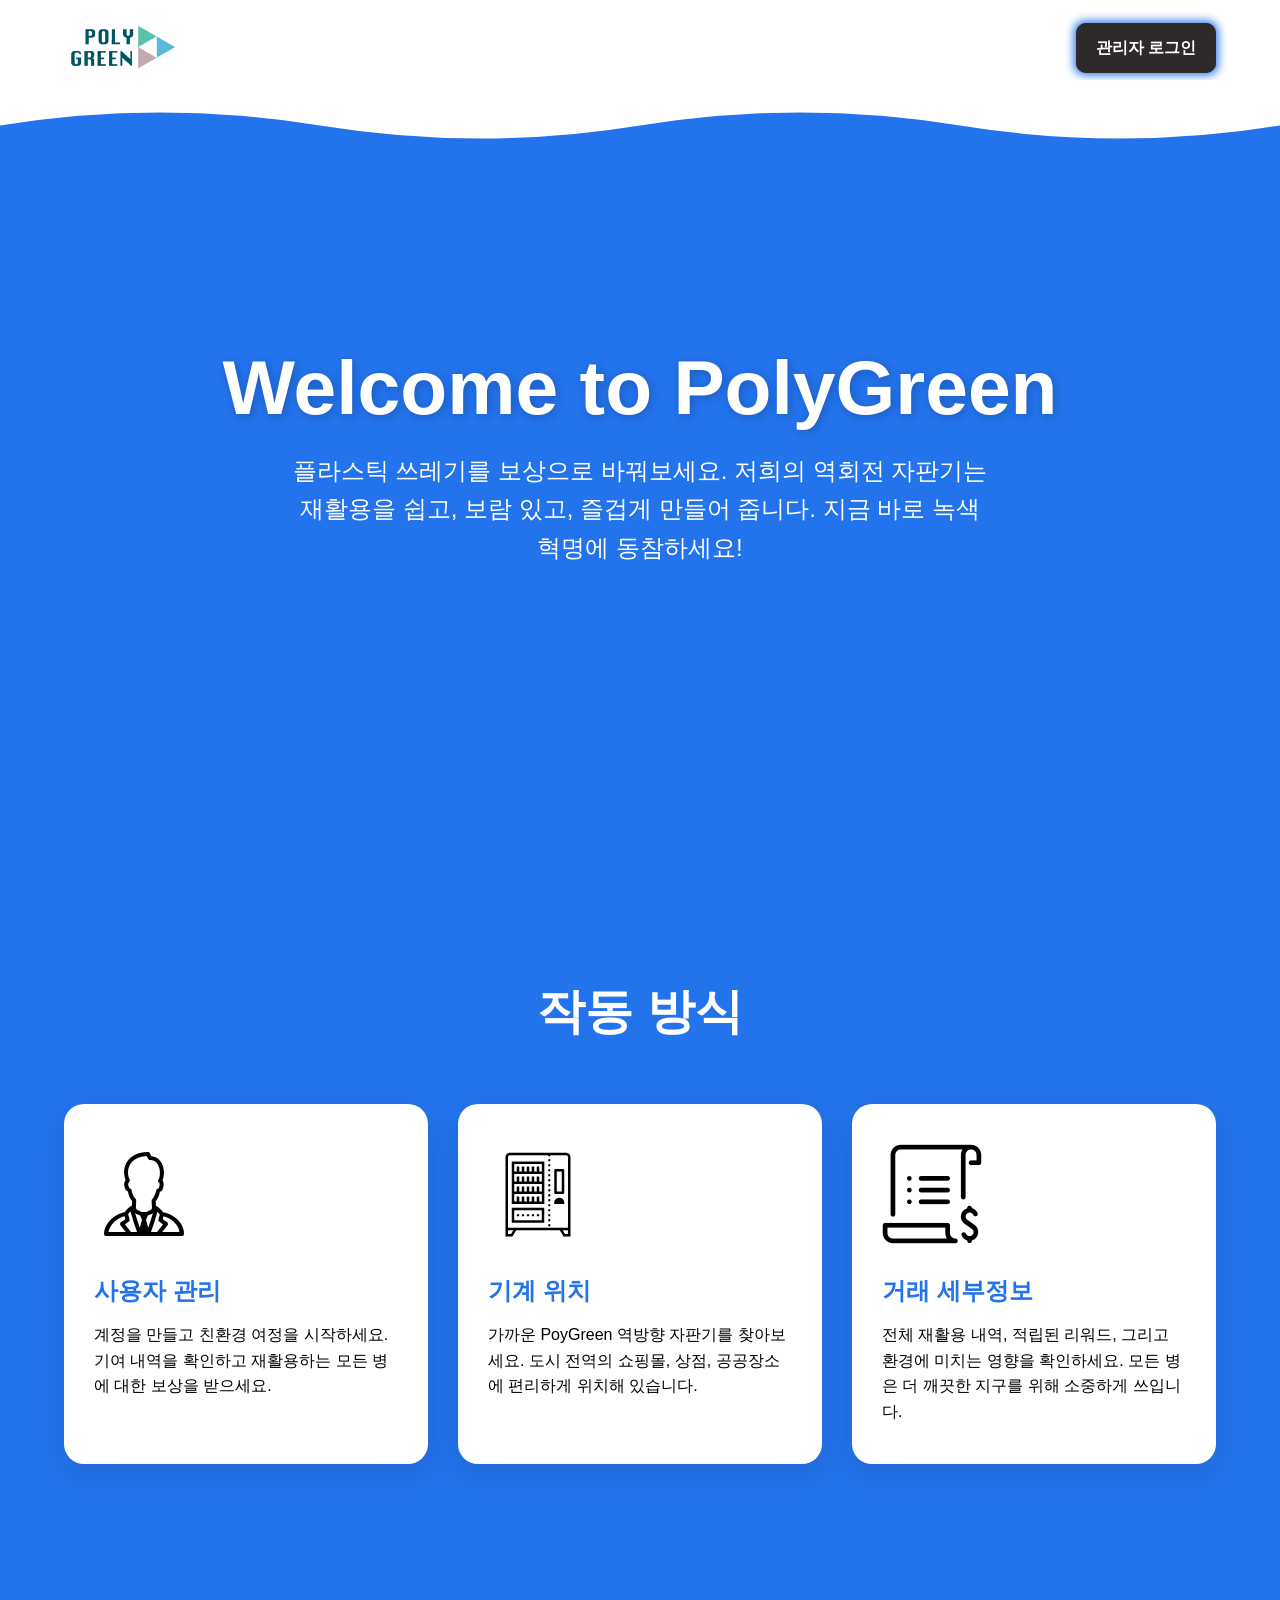
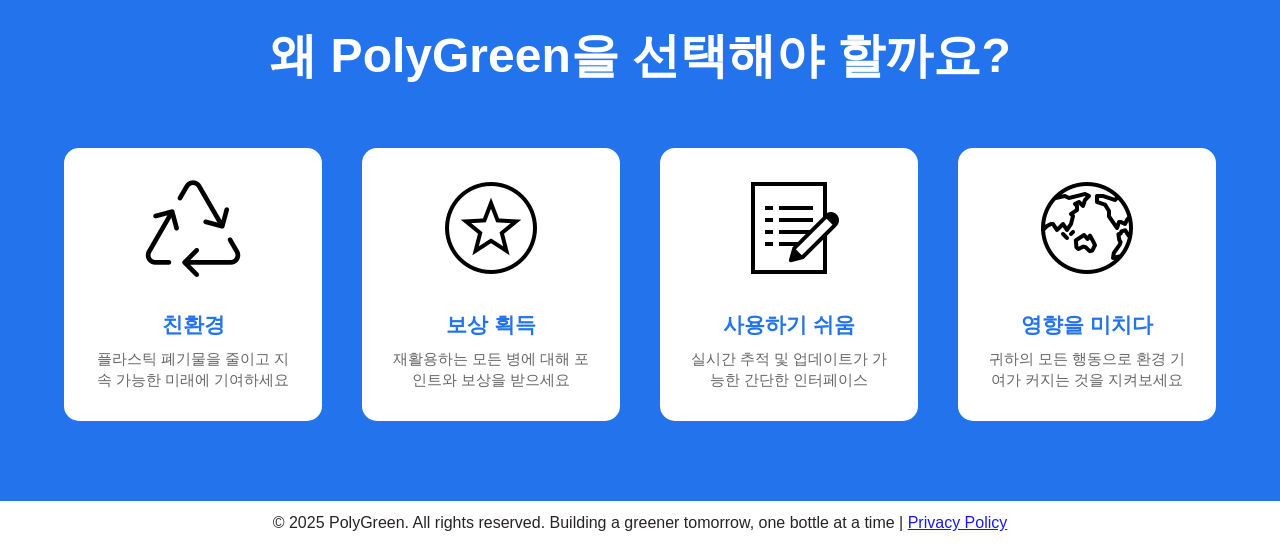
<file: templates/admin/index.html>
<!DOCTYPE html>
<html lang="en">
<head>
    <meta charset="UTF-8">
    <meta name="viewport" content="width=device-width, initial-scale=1.0">
      <link rel="icon" type="image/x-icon" href="{{ url_for('static', filename='logo-1.png') }}">
     <title>PolyGreen</title>
    <style>
        * {
            margin: 0;
            padding: 0;
            box-sizing: border-box;
        }

        body {
            font-family: 'Segoe UI', Tahoma, Geneva, Verdana, sans-serif;
            background-color: #2373EC;
            min-height: 100vh;
            overflow-x: hidden;
            color: #333;
        }

        header {
            position: fixed;
            top: 0;
            left: 0;
            right: 0;
            padding: 20px 5%;
            display: flex;
            justify-content: space-between;
            align-items: center;
            z-index: 1000;
            background: rgb(255, 255, 255);
            backdrop-filter: blur(10px);
            overflow: visible; 
}

/* Wavy bottom border */
            header::after {
                content: "";
                position: absolute;
                top: 80px;
                left: 0;
                width: 100%;
                height: 78px;
                background-image: url("data:image/svg+xml,%3Csvg xmlns='http://www.w3.org/2000/svg' viewBox='0 0 1200 120' preserveAspectRatio='none'%3E%3Cpath d='M0,50 Q150,10 300,50 T600,50 T900,50 T1200,50 L1200,120 L0,120 Z' fill='rgb(255,255,255)'/%3E%3C/svg%3E");
                background-size: 100% 100%;
                background-repeat: no-repeat;
                display: block;
                transform: rotate(180deg);
            }
        .logo {
            width: 120px;
            height: auto;
            transition: transform 0.3s ease;
        }

        .logo:hover {
            transform: scale(1.05);
        }

        /* Admin Button */
        .admin-btn {
            width: 140px;
            height: 50px;
            border: none;
            outline: none;
            color: #ffffff;
            background: #000000;
            cursor: pointer;
            position: relative;
            z-index: 0;
            border-radius: 10px;
            font-size: 16px;
            font-weight: 600;
            text-decoration: none;
            display: inline-flex;
            align-items: center;
            justify-content: center;
            transition: transform 0.3s ease;
        }

        .admin-btn::before {
                    content: '';
            background: linear-gradient(45deg, #2373EC, #2373EC, #2373EC, #2373EC, #2373EC, #2373EC, #2373EC, #2373EC);
            /* background-color: #0066ff; */
            position: absolute;
            top: -2px;
            left: -2px;
            background-size: 400%;
            z-index: -1;    
            filter: blur(5px);
            width: calc(100% + 4px);
            height: calc(100% + 4px);
            animation: glowing 20s linear infinite;
            opacity: 1;
            border-radius: 10px;
        }

        .admin-btn::after {
            z-index: -1;
            content: '';
            position: absolute;
            width: 100%;
            height: 100%;
            background: #2e2a2a;
            left: 0;
            top: 0;
            border-radius: 10px;
        }

        .admin-btn:hover {
            transform: scale(1.05);
        }

        .admin-btn:active {
            color: #000;
        }

        .admin-btn:active::after {
            background: transparent;
        }

        @keyframes glowing {
            0% { background-position: 0 0; }
            50% { background-position: 400% 0; }
            100% { background-position: 0 0; }
        }

        /* Hero Section */
        .hero {
            min-height: 100vh;
            display: flex;
            flex-direction: column;
            justify-content: center;
            align-items: center;
            text-align: center;
            padding: 100px 5% 50px;
            animation: fadeIn 1s ease;
        }

        @keyframes fadeIn {
            from {
                opacity: 0;
                transform: translateY(20px);
            }
            to {
                opacity: 1;
                transform: translateY(0);
            }
        }

        .hero h1 {
            font-size: clamp(2.5rem, 6vw, 5rem);
            font-weight: 700;
            color: #ffffff;
            margin-bottom: 20px;
            text-shadow: 2px 2px 10px rgba(0, 0, 0, 0.2);
            animation: slideDown 0.8s ease;
        }

        @keyframes slideDown {
            from {
                opacity: 0;
                transform: translateY(-50px);
            }
            to {
                opacity: 1;
                transform: translateY(0);
            }
        }

        .hero p {
            font-size: clamp(1.1rem, 2.5vw, 1.5rem);
            color: #ffffff;
            max-width: 700px;
            margin-bottom: 40px;
            line-height: 1.6;
            animation: slideUp 0.8s ease 0.2s backwards;
        }

        @keyframes slideUp {
            from {
                opacity: 0;
                transform: translateY(50px);
            }
            to {
                opacity: 1;
                transform: translateY(0);
            }
        }

        .hero-cta {
            display: flex;
            gap: 20px;
            flex-wrap: wrap;
            justify-content: center;
            animation: slideUp 0.8s ease 0.4s backwards;
        }

        .cta-btn {
            padding: 15px 40px;
            font-size: 18px;
            font-weight: 600;
            border: none;
            border-radius: 50px;
            cursor: pointer;
            transition: all 0.3s ease;
            text-decoration: none;
            display: inline-block;
        }

       

        /* Cards Section */
        .cards-section {
            padding: 80px 5%;
           
        }

        .section-title {
            text-align: center;
            font-size: clamp(2rem, 4vw, 3rem);
            color: #ffffff;
            margin-bottom: 60px;
            font-weight: 700;
        }

        .cards-container {
            display: grid;
            grid-template-columns: repeat(auto-fit, minmax(280px, 1fr));
            gap: 30px;
            max-width: 1200px;
            margin: 0 auto;
        }

        .card {
          
            background-color: rgb(255, 255, 255);
            padding: 40px 30px;
            border-radius: 20px;
            box-shadow: 0 10px 30px rgba(0, 0, 0, 0.1);
            transition: all 0.4s ease;
            opacity: 0;
            transform: translateY(50px);
            backdrop-filter: blur(10px);
        }

        .card.visible {
            opacity: 1;
            transform: translateY(0);
        }

        .card:hover {
            transform: translateY(-10px) scale(1.02);
            box-shadow: 0 15px 40px rgba(0, 0, 0, 0.2);
        }

        .card-icon {
            font-size: 3rem;
            margin-bottom: 20px;
            display: block;
        }

        .card h3 {
            font-size: 1.5rem;
            color: #2373EC;
            margin-bottom: 15px;
            font-weight: 600;
        }

        .card p {
            font-size: 1rem;
                      color: #000;

            line-height: 1.6;
        }

        /* Features Section */
        .features-section {
            padding: 80px 5%;
         
        }

        .features-grid {
            display: grid;
            grid-template-columns: repeat(auto-fit, minmax(250px, 1fr));
            gap: 40px;
            max-width: 1200px;
            margin: 0 auto;
        }

        .feature-card {
            text-align: center;
            padding: 30px;
            background: rgba(255, 255, 255);
            border-radius: 15px;
            transition: all 0.3s ease;
            opacity: 0;
            transform: scale(0.9);
        }

        .feature-card.visible {
            opacity: 1;
            transform: scale(1);
        }

        .feature-card:hover {
            background: white;
            transform: scale(1.05);
        }

        .feature-icon {
            font-size: 3.5rem;
            margin-bottom: 20px;
        }

        .feature-card h4 {
            font-size: 1.3rem;
            color: #2373EC;
            margin-bottom: 10px;
        }

        .feature-card p {
            color: #666;
            font-size: 0.95rem;
        }

        /* Footer */
        footer {
            padding: 1% 1%;
            text-align: center;
            background: rgb(255, 255, 255);
            color: rgb(17, 12, 12);
        }

        footer p {
            font-size: 1rem;
            opacity: 0.9;
        }
  .img-icon{
              height: 100px;
              width: 100px;
            }
        /* Responsive */
        @media (max-width: 768px) {
            header {
                padding: 15px 5%;
            }

            .logo {
                width: 90px;
            }

            .admin-btn {
                padding: 10px 20px;
                font-size: 14px;
            }

            .hero {
                padding: 80px 5% 40px;
            }

            .hero-cta {
                flex-direction: column;
                align-items: center;
            }

            .cta-btn {
                width: 100%;
                max-width: 300px;
            }

            .cards-container {
                grid-template-columns: 1fr;
            }

            .features-grid {
                grid-template-columns: 1fr;
            }
        }

        @media (max-width: 480px) {
            .logo {
                width: 70px;
            }

            .admin-btn {
                padding: 8px 16px;
                font-size: 12px;
            }

            .card {
                padding: 30px 20px;
            }
          
        }
    

    </style>
</head>
<body>
    <header>
        <img src="/static/Poly-green-logo.png" alt="PoyGreen Logo" class="logo">
        <a href="/admin/login" class="admin-btn">관리자 로그인</a>
    </header>

    <section class="hero">
        <h1>Welcome to PolyGreen</h1>
        <p>플라스틱 쓰레기를 보상으로 바꿔보세요. 저희의 역회전 자판기는 재활용을 쉽고, 보람 있고, 즐겁게 만들어 줍니다. 지금 바로 녹색 혁명에 동참하세요!</p>
        <div class="hero-cta">
           
        </div>
    </section>

    <section class="cards-section">
        <h2 class="section-title">작동 방식</h2>
        <div class="cards-container">
            <div class="card">
                <span class="card-icon"><img src="/static/user.png" class="img-icon" alt="user"></span>
                <h3>사용자 관리</h3>
                <p>계정을 만들고 친환경 여정을 시작하세요. 기여 내역을 확인하고 재활용하는 모든 병에 대한 보상을 받으세요.</p>
            </div>
            <div class="card">
                <span class="card-icon"><img src="/static/vending-machine.png"class="img-icon" alt="machine"></span>
                <h3>기계 위치</h3>
                <p>
가까운 PoyGreen 역방향 자판기를 찾아보세요. 도시 전역의 쇼핑몰, 상점, 공공장소에 편리하게 위치해 있습니다.</p>
            </div>
            <div class="card">
                <span class="card-icon"><img src="/static/transaction.png" class="img-icon" alt="transaction"></span>
                <h3>
거래 세부정보</h3>
                <p>전체 재활용 내역, 적립된 리워드, 그리고 환경에 미치는 영향을 확인하세요. 모든 병은 더 깨끗한 지구를 위해 소중하게 쓰입니다.</p>
            </div>
        </div>
    </section>

    <section class="features-section">
        <h2 class="section-title">
왜 PolyGreen을 선택해야 할까요?</h2>
        <div class="features-grid">
            <div class="feature-card">
                <div class="feature-icon"><img src="/static/recycle.png" class="img-icon" alt="point"></div>
                <h4>친환경</h4>
                <p>플라스틱 폐기물을 줄이고 지속 가능한 미래에 기여하세요</p>
            </div>
            <div class="feature-card">
                <div class="feature-icon"><img src="/static/points.png" class="img-icon" alt="point"></div>
                <h4>
보상 획득</h4>
                <p>재활용하는 모든 병에 대해 포인트와 보상을 받으세요</p>
            </div>
            <div class="feature-card">
                <div class="feature-icon"><img src="/static/noted.png" class="img-icon" alt="point"></div>
                <h4>
사용하기 쉬움</h4>
                <p>
실시간 추적 및 업데이트가 가능한 간단한 인터페이스</p>
            </div>
            <div class="feature-card">
                <div class="feature-icon"><img src="/static/earth.png" class="img-icon" alt="point"></div>
                <h4>영향을 미치다</h4>
                <p>
귀하의 모든 행동으로 환경 기여가 커지는 것을 지켜보세요</p>
            </div>
        </div>
    </section>

    <footer>
        <p>&copy; 2025 PolyGreen. All rights reserved. Building a greener tomorrow, one bottle at a time | <a href="/policy">Privacy Policy</a></p>
    </footer>

    <script>
        // Smooth scroll reveal animation
        const observerOptions = {
            threshold: 0.2,
            rootMargin: '0px 0px -50px 0px'
        };

        const observer = new IntersectionObserver((entries) => {
            entries.forEach((entry, index) => {
                if (entry.isIntersecting) {
                    setTimeout(() => {
                        entry.target.classList.add('visible');
                    }, index * 100);
                }
            });
        }, observerOptions);

        // Observe all cards
        document.querySelectorAll('.card').forEach(card => {
            observer.observe(card);
        });

        // Observe feature cards
        document.querySelectorAll('.feature-card').forEach(card => {
            observer.observe(card);
        });
    </script>
</body>
</html>
</file>
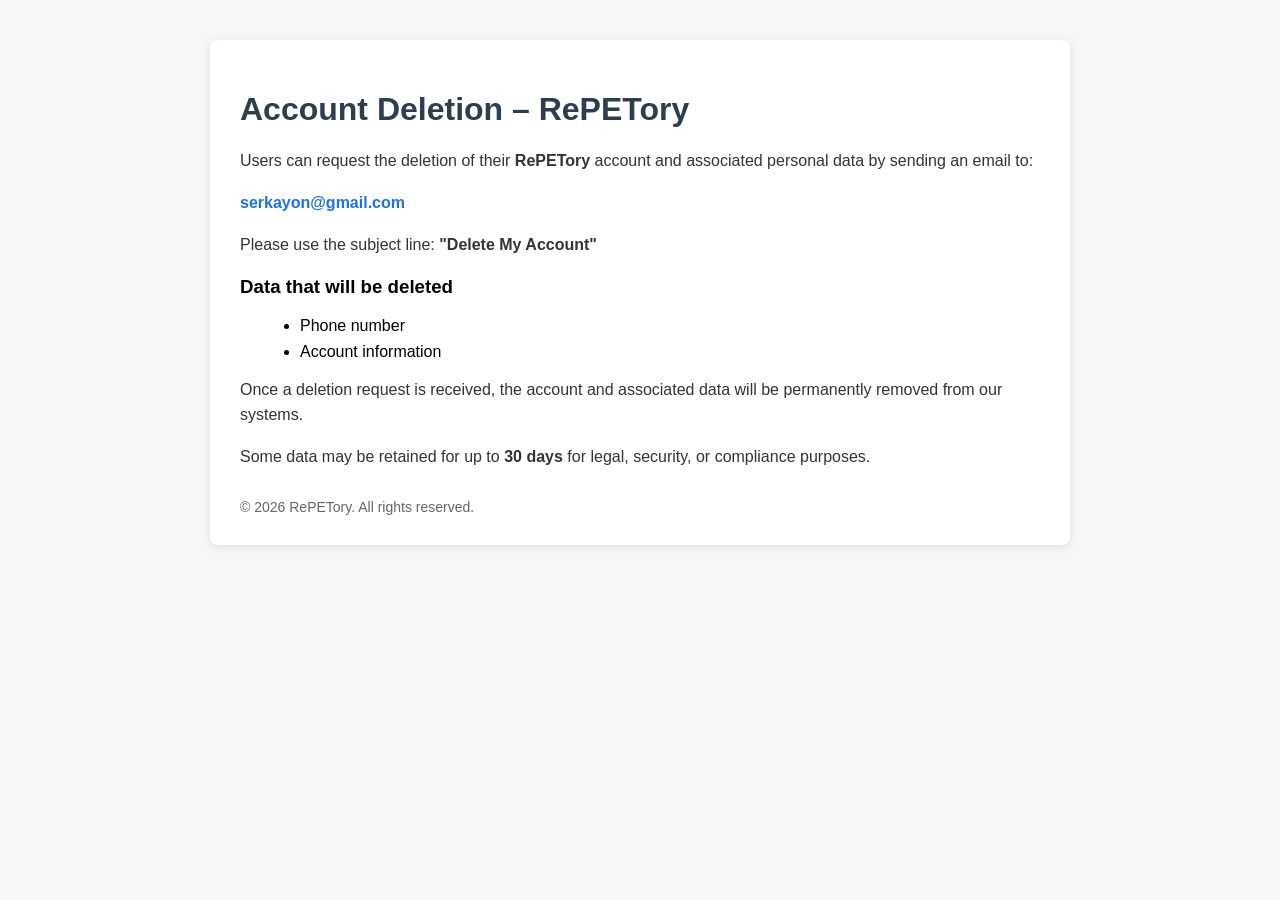
<file: templates/admin/delete_account.html>
<!DOCTYPE html>
<html lang="en">
<head>
    <meta charset="UTF-8">
    <meta name="viewport" content="width=device-width, initial-scale=1.0">
    <title>Account Deletion – RePETory</title>
    <style>
        body {
            font-family: Arial, Helvetica, sans-serif;
            background-color: #f7f7f7;
            margin: 0;
            padding: 0;
        }
        .container {
            max-width: 800px;
            margin: 40px auto;
            background-color: #ffffff;
            padding: 30px;
            border-radius: 8px;
            box-shadow: 0 2px 8px rgba(0, 0, 0, 0.1);
        }
        h1 {
            color: #2c3e50;
            margin-bottom: 20px;
        }
        p {
            color: #333333;
            line-height: 1.6;
        }
        ul {
            margin-left: 20px;
        }
        li {
            margin-bottom: 8px;
        }
        .email {
            font-weight: bold;
            color: #1a73e8;
        }
        .footer {
            margin-top: 30px;
            font-size: 14px;
            color: #666666;
        }
    </style>
</head>
<body>

    <div class="container">
        <h1>Account Deletion – RePETory</h1>

        <p>
            Users can request the deletion of their <strong>RePETory</strong> account and associated
            personal data by sending an email to:
        </p>

        <p class="email">
            serkayon@gmail.com
        </p>

        <p>
            Please use the subject line:
            <strong>"Delete My Account"</strong>
        </p>

        <h3>Data that will be deleted</h3>
        <ul>
            <li>Phone number</li>
            <li>Account information</li>
        </ul>

        <p>
            Once a deletion request is received, the account and associated data will be permanently
            removed from our systems.
        </p>

        <p>
            Some data may be retained for up to <strong>30 days</strong> for legal, security, or
            compliance purposes.
        </p>

        <div class="footer">
            © 2026 RePETory. All rights reserved.
        </div>
    </div>

</body>
</html>
</file>
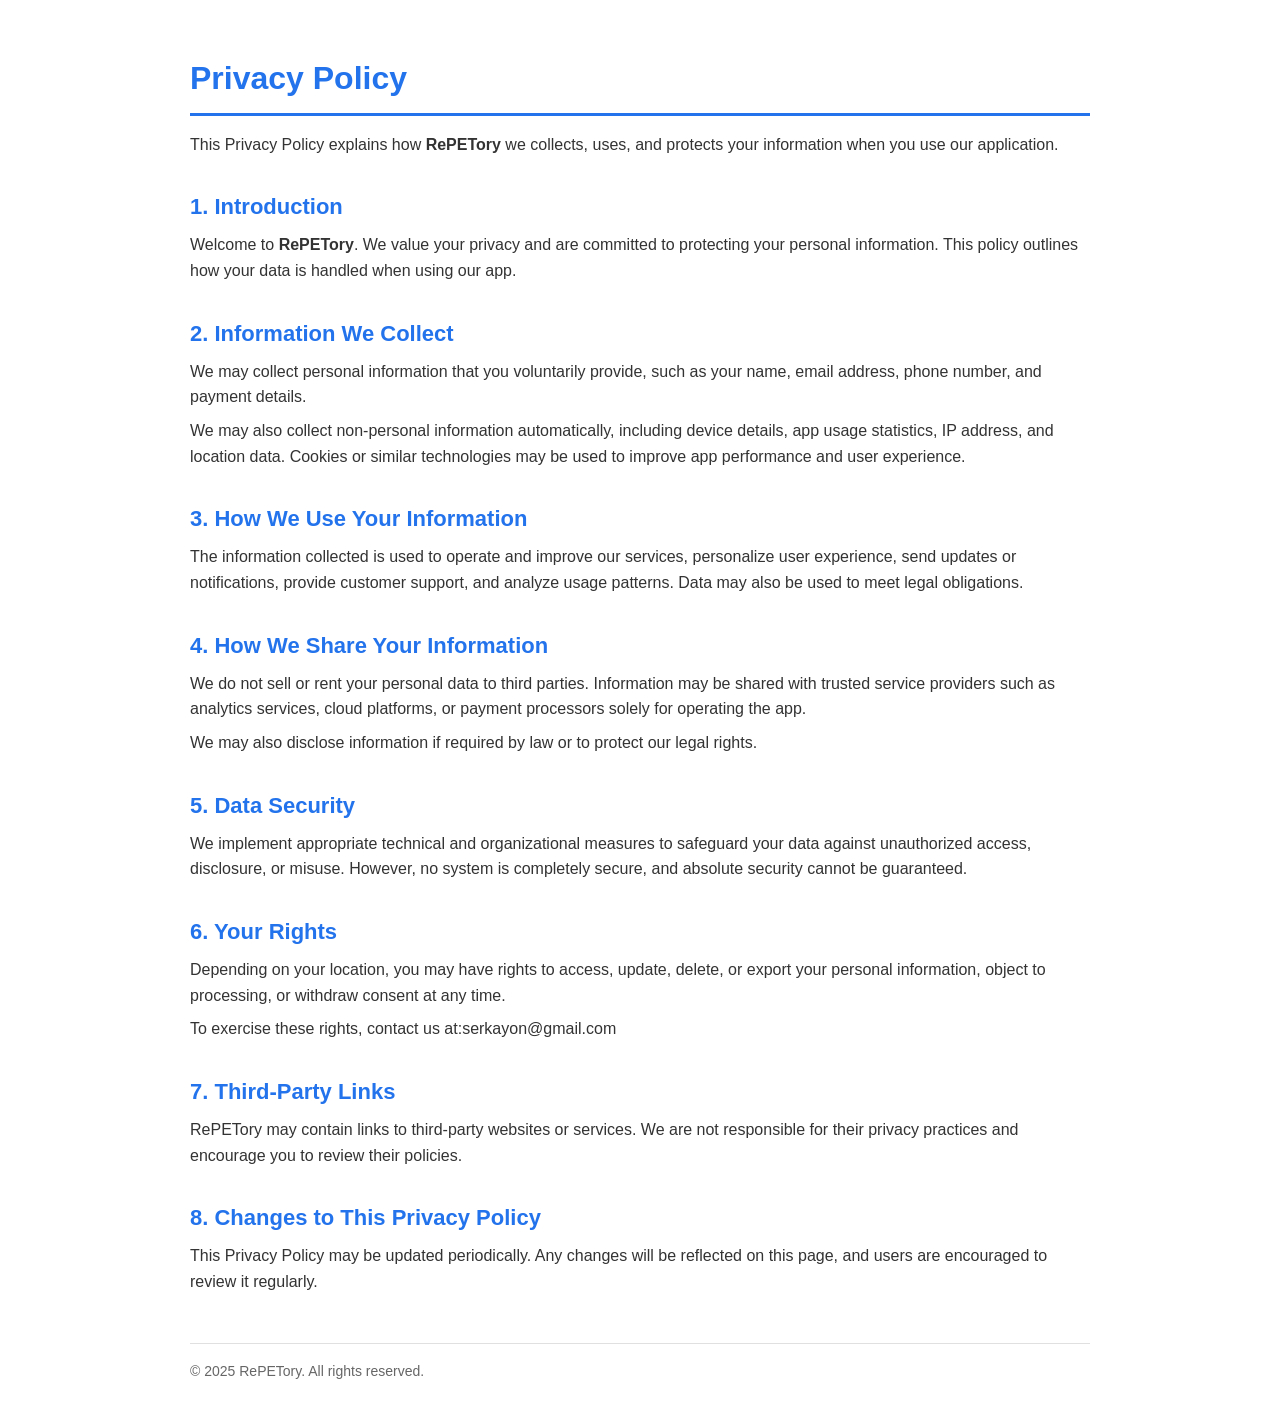
<file: templates/admin/policy.html>
<!DOCTYPE html>
<html lang="en">
<head>
  <meta charset="UTF-8">
  <title>Privacy Policy - RePETory</title>
  <meta name="viewport" content="width=device-width, initial-scale=1.0">

  <style>
    body {
      margin: 0;
      padding: 0;
      font-family: Arial, Helvetica, sans-serif;
      background-color: #ffffff;
      color: #333333;
      line-height: 1.6;
    }

    .container {
      max-width: 900px;
      margin: 0 auto;
      padding: 32px 20px;
    }

    h1 {
      color: #2373EC;
      font-size: 32px;
      margin-bottom: 16px;
      border-bottom: 3px solid #2373EC;
      padding-bottom: 8px;
    }

    h2 {
      color: #2373EC;
      font-size: 22px;
      margin-top: 32px;
      margin-bottom: 8px;
    }

    p {
      font-size: 16px;
      margin: 8px 0;
    }

    footer {
      margin-top: 48px;
      padding-top: 16px;
      border-top: 1px solid #e0e0e0;
      font-size: 14px;
      color: #666666;
    }

    a {
      color: #2373EC;
      text-decoration: none;
    }

    a:hover {
      text-decoration: underline;
    }
  </style>
</head>

<body>
  <div class="container">

    <h1>Privacy Policy</h1>

    <p>
      This Privacy Policy explains how <strong>RePETory</strong> we
      collects, uses, and protects your information when you use our application.
    </p>

    <h2>1. Introduction</h2>
    <p>
      Welcome to <strong>RePETory</strong>. We value your privacy and are committed to
      protecting your personal information. This policy outlines how your data is
      handled when using our app.
    </p>

    <h2>2. Information We Collect</h2>
    <p>
      We may collect personal information that you voluntarily provide, such as your
      name, email address, phone number, and payment details.
    </p>
    <p>
      We may also collect non-personal information automatically, including device
      details, app usage statistics, IP address, and location data. Cookies or similar
      technologies may be used to improve app performance and user experience.
    </p>

    <h2>3. How We Use Your Information</h2>
    <p>
      The information collected is used to operate and improve our services, personalize
      user experience, send updates or notifications, provide customer support, and
      analyze usage patterns. Data may also be used to meet legal obligations.
    </p>

    <h2>4. How We Share Your Information</h2>
    <p>
      We do not sell or rent your personal data to third parties. Information may be
      shared with trusted service providers such as analytics services, cloud platforms,
      or payment processors solely for operating the app.
    </p>
    <p>
      We may also disclose information if required by law or to protect our legal rights.
    </p>

    <h2>5. Data Security</h2>
    <p>
      We implement appropriate technical and organizational measures to safeguard your
      data against unauthorized access, disclosure, or misuse. However, no system is
      completely secure, and absolute security cannot be guaranteed.
    </p>

    <h2>6. Your Rights</h2>
    <p>
      Depending on your location, you may have rights to access, update, delete, or export
      your personal information, object to processing, or withdraw consent at any time.
    </p>
    <p>
      To exercise these rights, contact us at:serkayon@gmail.com
      <strong></strong>
    </p>

    <h2>7. Third-Party Links</h2>
    <p>
      RePETory may contain links to third-party websites or services. We are not
      responsible for their privacy practices and encourage you to review their policies.
    </p>

    <h2>8. Changes to This Privacy Policy</h2>
    <p>
      This Privacy Policy may be updated periodically. Any changes will be reflected on
      this page, and users are encouraged to review it regularly.
    </p>

    <footer>
      © 2025 RePETory. All rights reserved.
    </footer>

  </div>
</body>
</html>
</file>
